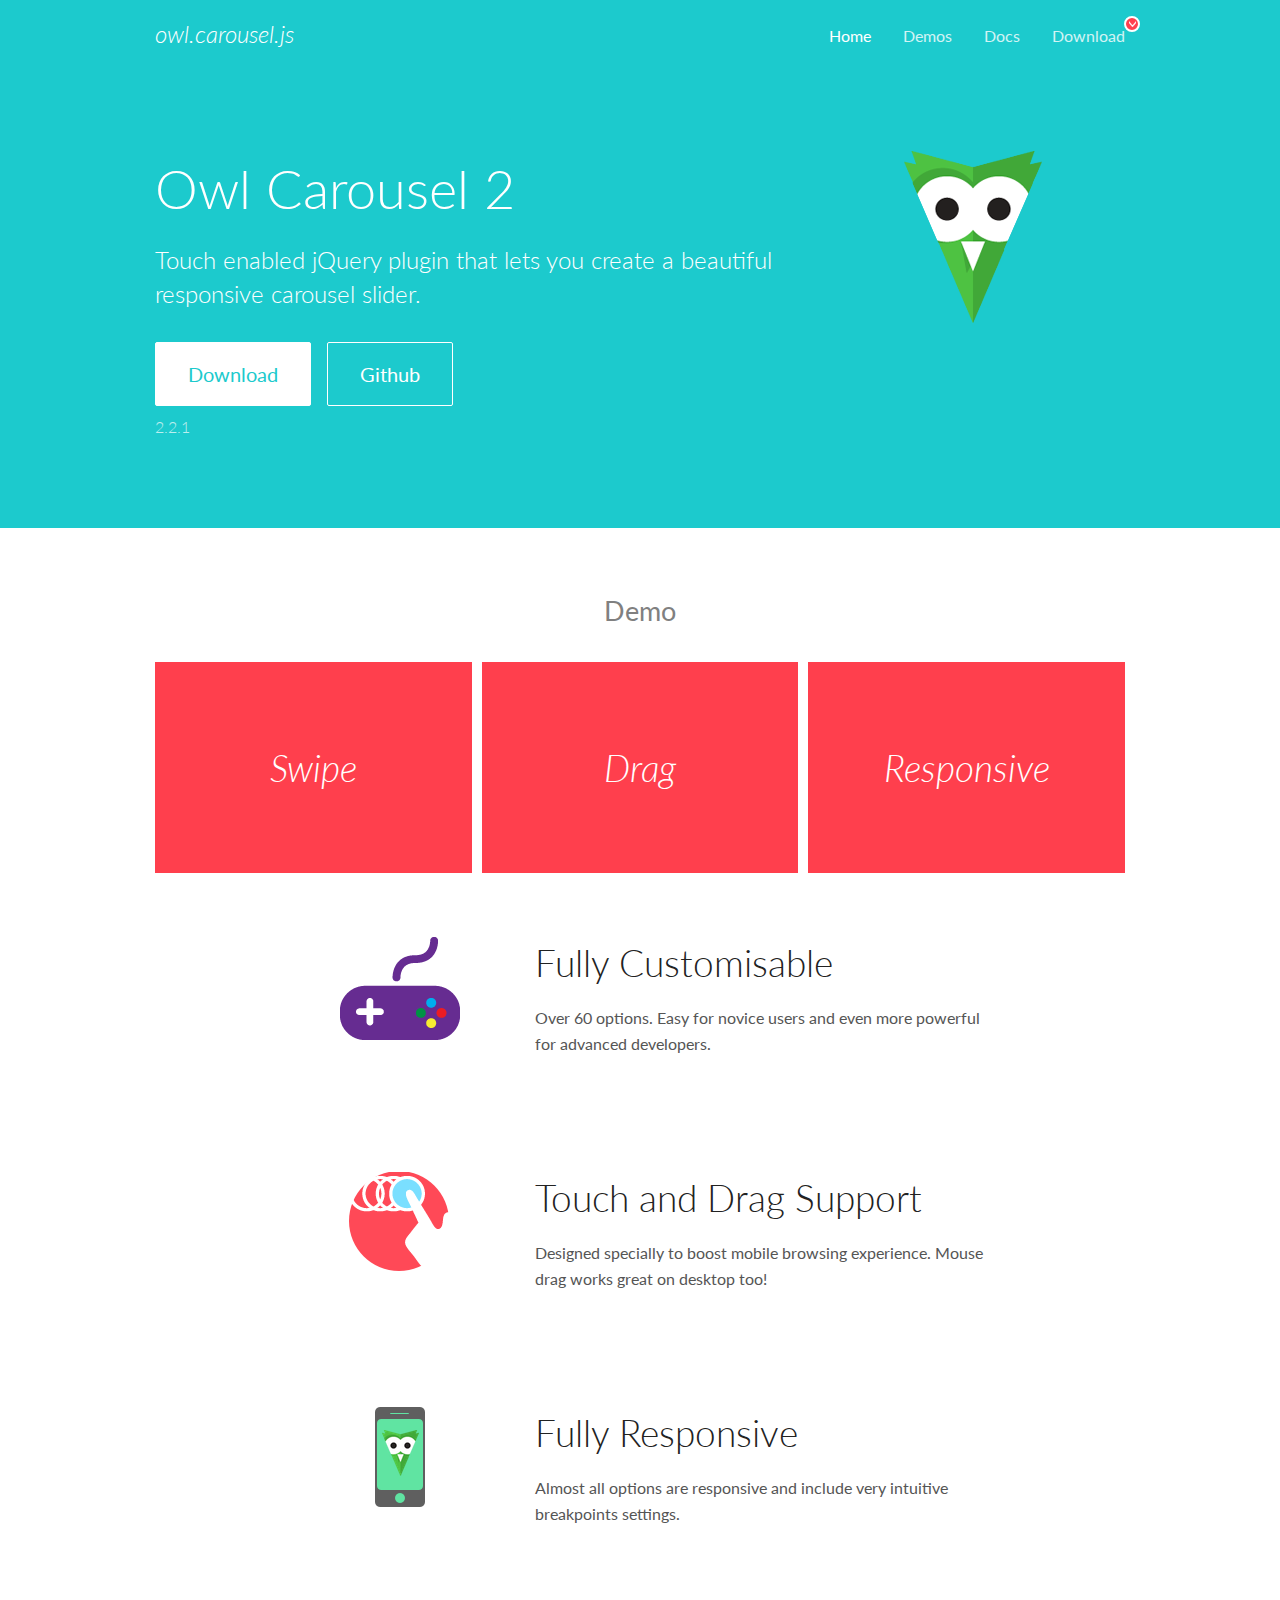
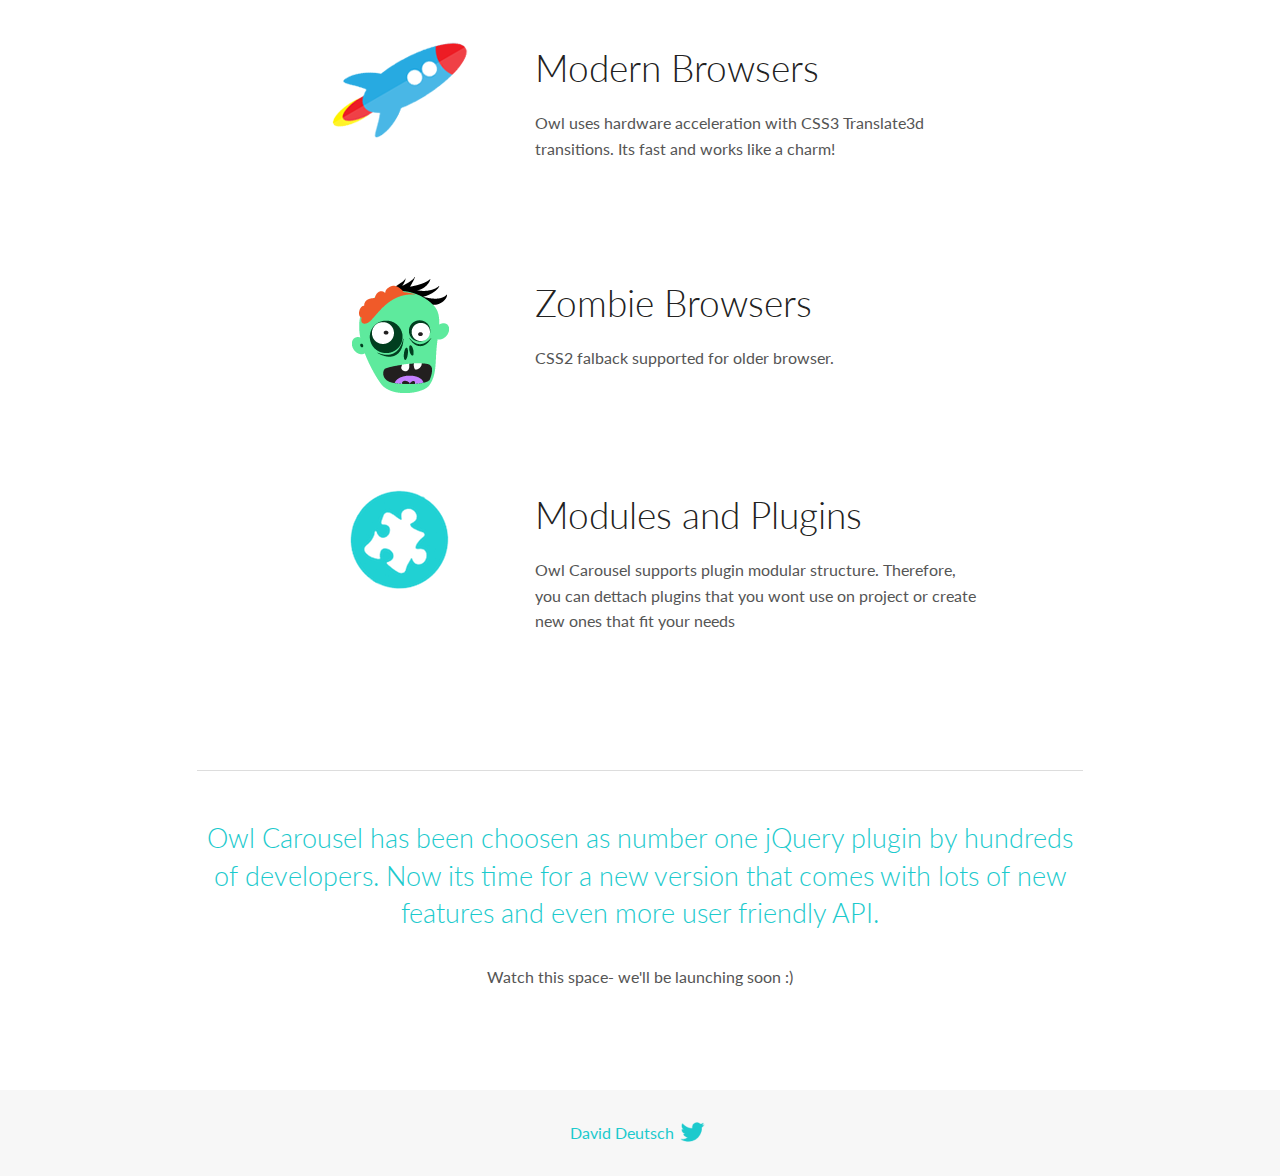
<file: aj/assets/lib/owl.carousel/docs/index.html>
<!DOCTYPE html>
<html lang="en">
  <head>

    <!-- head -->
    <meta charset="utf-8">
    <meta name="msapplication-tap-highlight" content="no" />
    <meta name="viewport" content="width=device-width, initial-scale=1.0" />
    <meta name="description" content="Touch enabled jQuery plugin that lets you create beautiful responsive carousel slider.">
    <meta name="author" content="David Deutsch">
    <title>
      Home | Owl Carousel | 2.2.1
    </title>

    <!-- Stylesheets -->
    <link href='https://fonts.googleapis.com/css?family=Lato:300,400,700,400italic,300italic' rel='stylesheet' type='text/css'>
    <link rel="stylesheet" href="assets/css/docs.theme.min.css">

    <!-- Owl Stylesheets -->
    <link rel="stylesheet" href="assets/owlcarousel/assets/owl.carousel.min.css">
    <link rel="stylesheet" href="assets/owlcarousel/assets/owl.theme.default.min.css">

    <!-- HTML5 shim and Respond.js IE8 support of HTML5 elements and media queries -->

    <!--[if lt IE 9]>
      <script src="https://oss.maxcdn.com/libs/html5shiv/3.7.0/html5shiv.js"></script>
      <script src="https://oss.maxcdn.com/libs/respond.js/1.3.0/respond.min.js"></script>
    <![endif]-->

    <!-- Favicons -->
    <link rel="apple-touch-icon-precomposed" sizes="144x144" href="assets/ico/apple-touch-icon-144-precomposed.png">
    <link rel="shortcut icon" href="assets/ico/favicon.png">
    <link rel="shortcut icon" href="favicon.ico">

    <!-- Yeah i know js should not be in header. Its required for demos.-->

    <!-- javascript -->
    <script src="assets/vendors/jquery.min.js"></script>
    <script src="assets/owlcarousel/owl.carousel.js"></script>
  </head>
  <body>

    <!-- header -->
    <header class="header">
      <div class="row">
        <div class="large-12 columns">
          <div class="brand left">
            <h3>
              <a href="/OwlCarousel2/">owl.carousel.js</a> 
            </h3>
          </div>
          <a id="toggle-nav" class="right">
            <span></span> <span></span> <span></span> 
          </a> 
          <div class="nav-bar">
            <ul class="clearfix">
              <li class="active">
                <a href="/OwlCarousel2/index.html">Home</a> 
              </li>
              <li> <a href="/OwlCarousel2/demos/demos.html">Demos</a>  </li>
              <li> <a href="/OwlCarousel2/docs/started-welcome.html">Docs</a>  </li>
              <li>
                <a href="https://github.com/OwlCarousel2/OwlCarousel2/archive/2.2.1.zip">Download</a> 
                <span class="download"></span> 
              </li>
            </ul>
          </div>
        </div>
      </div>
    </header>

    <!-- home panel -->
    <section id="hero">
      <div class="row">
        <div class="large-8 medium-8 columns">
          <h1>Owl Carousel 2</h1>
          <h4>Touch enabled jQuery plugin that lets you create a beautiful responsive carousel slider.</h4>
          <a href="https://github.com/OwlCarousel2/OwlCarousel2/archive/2.2.1.zip" class="hero-button">Download</a> 
          <a href="https://github.com/OwlCarousel2/OwlCarousel2" class="hero-button outline">Github</a> 
          <p>2.2.1</p>
        </div>
        <div class="large-4 medium-4 columns">
          <img class="owl-logo" src="assets/img/owl-logo.png" alt="mr. Owl">
        </div>
      </div>
    </section>

    <!-- body -->
    <div class="home-demo">
      <div class="row">
        <div class="large-12 columns">
          <h3>Demo</h3>
          <div class="owl-carousel">
            <div class="item">
              <h2>Swipe</h2>
            </div>
            <div class="item">
              <h2>Drag</h2>
            </div>
            <div class="item">
              <h2>Responsive</h2>
            </div>
            <div class="item">
              <h2>CSS3</h2>
            </div>
            <div class="item">
              <h2>Fast</h2>
            </div>
            <div class="item">
              <h2>Easy</h2>
            </div>
            <div class="item">
              <h2>Free</h2>
            </div>
            <div class="item">
              <h2>Upgradable</h2>
            </div>
            <div class="item">
              <h2>Tons of options</h2>
            </div>
            <div class="item">
              <h2>Infinity</h2>
            </div>
            <div class="item">
              <h2>Auto Width</h2>
            </div>
          </div>
        </div>
      </div>
    </div>
    <script>
      var owl = $('.owl-carousel');
      owl.owlCarousel({
        margin: 10,
        loop: true,
        responsive: {
          0: {
            items: 1
          },
          600: {
            items: 2
          },
          1000: {
            items: 3
          }
        }
      })
    </script>

    <!-- features -->
    <div id="features">
      <div class="row">
        <div class="small-12 medium-9 small-centered columns">
          <section class="row feature">
            <div class="medium-4 small-12 columns">
              <img src="assets/img/feature-options.png" alt="">
            </div>
            <div class="medium-8 small-12 columns">
              <h2>Fully Customisable</h2>
              <p>Over 60 options. Easy for novice users and even more powerful for advanced developers.</p>
            </div>
          </section>
          <section class="row feature">
            <div class="medium-4 small-12 columns">
              <img src="assets/img/feature-drag.png" alt="">
            </div>
            <div class="medium-8 small-12 columns">
              <h2>Touch and Drag Support</h2>
              <p>Designed specially to boost mobile browsing experience. Mouse drag works great on desktop too!</p>
            </div>
          </section>
          <section class="row feature">
            <div class="medium-4 small-12 columns">
              <img src="assets/img/feature-responsive.png" alt="">
            </div>
            <div class="medium-8 small-12 columns">
              <h2>Fully Responsive</h2>
              <p>Almost all options are responsive and include very intuitive breakpoints settings.</p>
            </div>
          </section>
          <section class="row feature">
            <div class="medium-4 small-12 columns">
              <img src="assets/img/feature-modern.png" alt="">
            </div>
            <div class="medium-8 small-12 columns">
              <h2>Modern Browsers</h2>
              <p>Owl uses hardware acceleration with CSS3 Translate3d transitions. Its fast and works like a charm! </p>
            </div>
          </section>
          <section class="row feature">
            <div class="medium-4 small-12 columns">
              <img src="assets/img/feature-zombie.png" alt="">
            </div>
            <div class="medium-8 small-12 columns">
              <h2>Zombie Browsers</h2>
              <p>CSS2 falback supported for older browser.</p>
            </div>
          </section>
          <section class="row feature">
            <div class="medium-4 small-12 columns">
              <img src="assets/img/feature-module.png" alt="">
            </div>
            <div class="medium-8 small-12 columns">
              <h2>Modules and Plugins</h2>
              <p>Owl Carousel supports plugin modular structure. Therefore, you can dettach plugins that you wont use on project or create new ones that fit your needs</p>
            </div>
          </section>
        </div>
      </div>
    </div>

    <!-- footer -->
    <section id="teaser-text">
      <div class="row">
        <div class="small-12 medium-11 small-centered columns">
          <hr>
          <h3 id="owl-carousel-has-been-choosen-as-number-one-jquery-plugin-by-hundreds-of-developers-now-its-time-for-a-new-version-that-comes-with-lots-of-new-features-and-even-more-user-friendly-api-">Owl Carousel has been choosen as number one jQuery plugin by hundreds of developers. Now its time for a new version that comes with lots of new features and even more user friendly API.</h3>
          <p>Watch this space- we&#39;ll be launching soon :)</p>
        </div>
      </div>
    </section>

    <!-- footer -->
    <footer class="footer">
      <div class="row">
        <div class="large-12 columns">
          <h5>
            <a href="/OwlCarousel2/docs/support-contact.html">David Deutsch</a> 
            <a id="custom-tweet-button" href="https://twitter.com/share?url=https://github.com/OwlCarousel2/OwlCarousel2&text=Owl Carousel - This is so awesome! " target="_blank"></a> 
          </h5>
        </div>
      </div>
    </footer>

    <!-- vendors -->
    <script src="assets/vendors/highlight.js"></script>
    <script src="assets/js/app.js"></script>
  </body>
</html>
</file>
